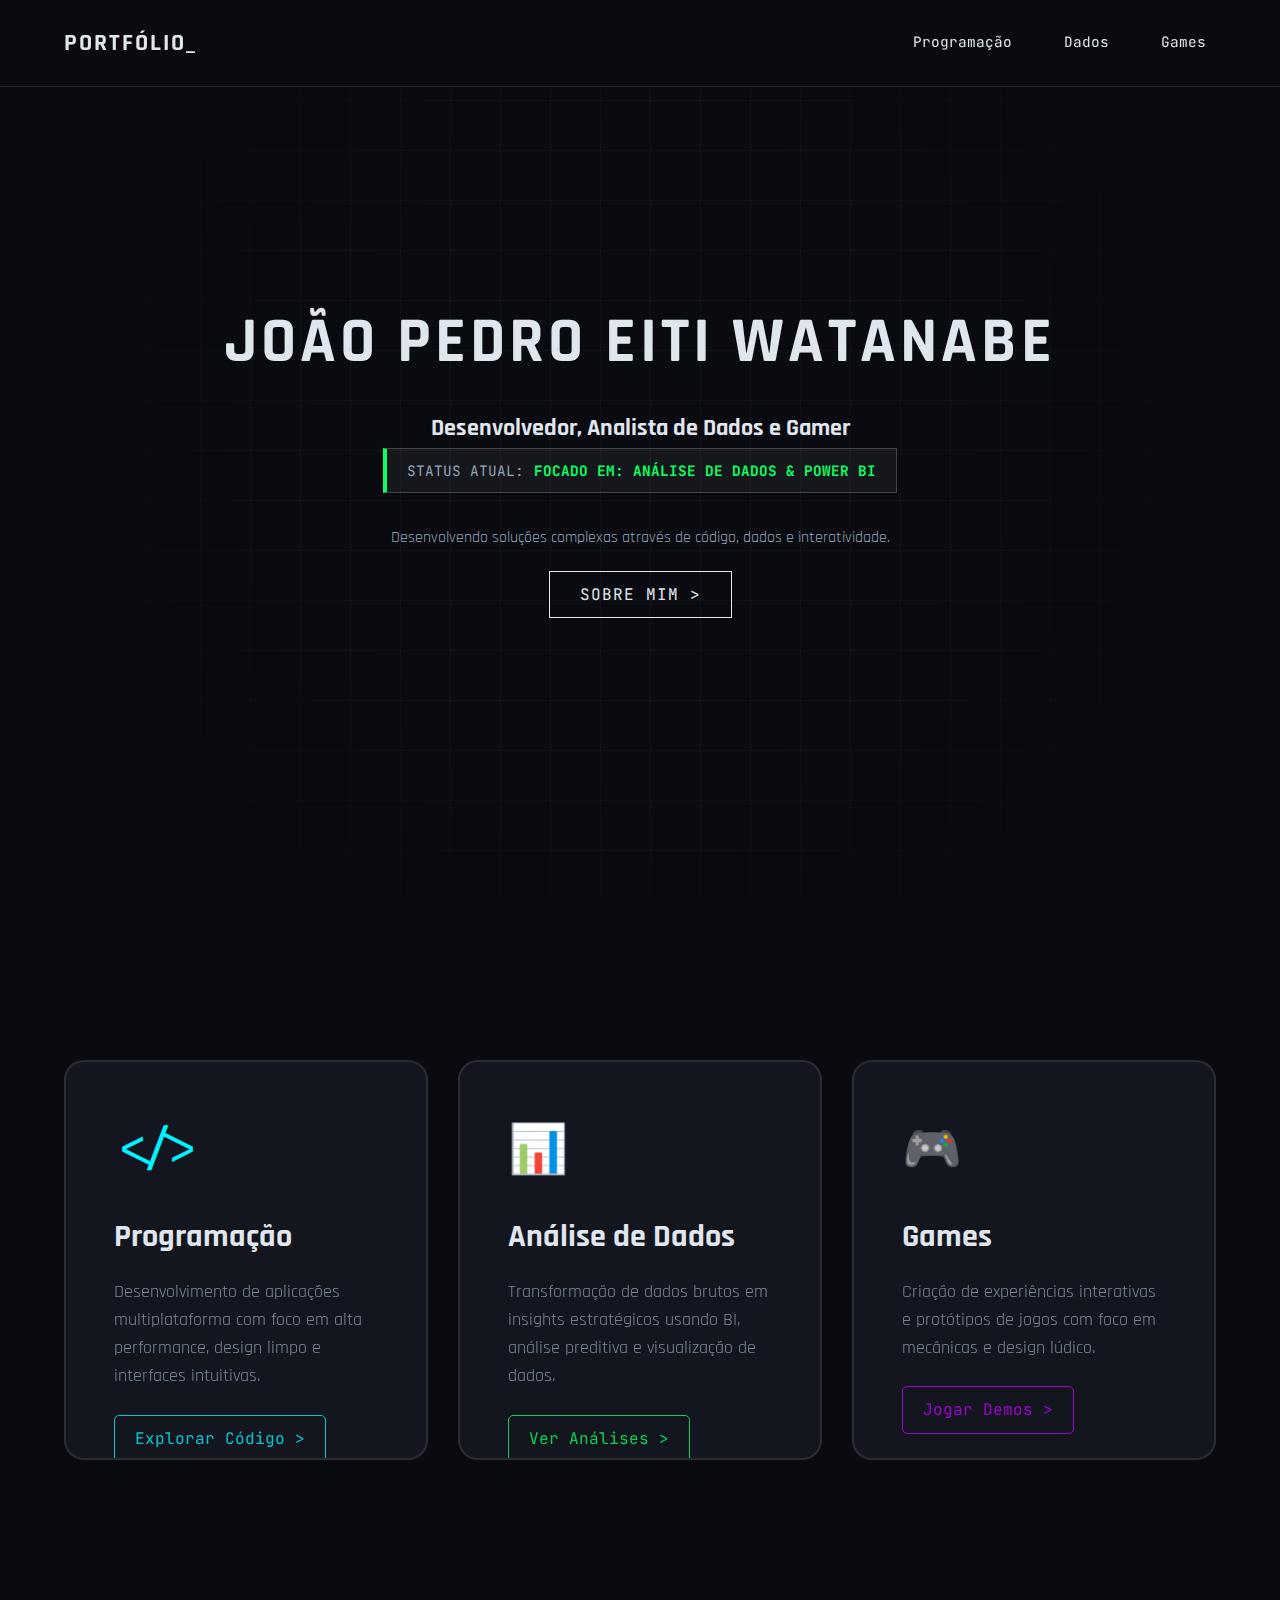
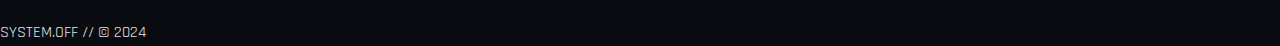
<file: index.html>
<!DOCTYPE html>
<html lang="pt-br">

<head>
    <meta charset="UTF-8">
    <meta name="viewport" content="width=device-width, initial-scale=1.0">
    <title>Portfólio | Desenvolvedor & Analista</title>
    <link rel="stylesheet" href="css/style.css">
    <link rel="preconnect" href="https://fonts.googleapis.com">
    <link href="https://fonts.googleapis.com/css2?family=JetBrains+Mono:wght@400;700&family=Rajdhani:wght@400;600;700&display=swap" rel="stylesheet">
</head>

<body>

    <nav class="navbar">
        <div class="logo">PORTFÓLIO<span class="blink">_</span></div>
        <ul class="nav-links">
            <li><a href="#" class="link-dev">Programação</a></li>
            <li><a href="#" class="link-data">Dados</a></li>
            <li><a href="#" class="link-game">Games</a></li>
        </ul>
    </nav>

    <header class="hero">
        <div class="hero-content">
            <h1 class="glitch-text" >JOÃO PEDRO EITI WATANABE</h1>
            <h2 class="hero-subtitle">Desenvolvedor, Analista de Dados e Gamer</h2>
            <div class="status-module">
                <span class="status-label">STATUS ATUAL:</span>
                <span class="status-value typing-effect">FOCADO EM: ANÁLISE DE DADOS & POWER BI</span>
            </div>
            <p class="hero-description">
                Desenvolvendo soluções complexas através de código, dados e interatividade.
            </p>
            <a href="pages/about-me.html" class="cta-button">SOBRE MIM ></a>
        </div>
        <div class="hero-bg-grid"></div>
    </header>

    <section id="temas" class="themes-section">

        <div class="themes-container">
            
            <article class="theme-card theme-dev">
                <div class="card-bg-pattern"></div>
                <div class="card-icon">&lt;/&gt;</div>
                <h3 class="theme-title">Programação</h3>
                <p class="theme-description">Desenvolvimento de aplicações multiplataforma com foco em alta performance, design limpo e interfaces intuitivas.</p>
                <a href="pages/dev.html" class="card-link">Explorar Código ></a>
            </article>

            <article class="theme-card theme-data">
                <div class="card-bg-pattern"></div>
                <div class="card-icon">📊</div>
                <h3 class="theme-title">Análise de Dados</h3>
                <p class="theme-description">Transformação de dados brutos em insights estratégicos usando BI, análise preditiva e visualização de dados.</p>
                <a href="pages/data.html" class="card-link">Ver Análises ></a>
            </article>

            <article class="theme-card theme-game">
                <div class="card-bg-pattern"></div>
                <div class="card-icon">🎮</div>
                <h3 class="theme-title">Games</h3>
                <p class="theme-description">Criação de experiências interativas e protótipos de jogos com foco em mecânicas e design lúdico.</p>
                <a href="pages/games.html" class="card-link">Jogar Demos ></a>
            </article>

        </div>

    </section>

    <footer>
        <p>SYSTEM.OFF // © 2024</p>
    </footer>
    
    <script src="js/main.js"></script>
</body>
</html>
</file>
<file: css/style.css>
/* --- Variáveis Globais & Reset --- */
:root {
    /* Cores Base */
    --bg-dark: #0a0b10;
    --bg-panel: #14161f;
    --text-main: #e0e6ed;
    --text-muted: #94a3b8;
    
    /* Cores Temáticas (Neon) */
    --color-dev: #00f3ff;   /* Azul Ciano Neon */
    --color-data: #0aff60;  /* Verde Matrix Neon */
    --color-game: #bd00ff;  /* Roxo Cyberpunk Neon */
    --color-wip: #ffe600;   /* Amarelo Neon para Em Desenvolvimento */

    /* Fontes */
    --font-display: 'Rajdhani', sans-serif; /* Para títulos */
    --font-code: 'JetBrains Mono', monospace; /* Para detalhes técnicos */
}
/* Icones lucide */
.node-icon svg {
    width: 24px;
    height: 24px;
    color: #ffffff;
    stroke-width: 2px;
    filter: drop-shadow(0 0 2px rgba(255, 255, 255, 0.8));
    transition: transform 0.3s ease;
}

.skill-node:hover .node-icon svg {
    transform: scale(1.15);
    filter: drop-shadow(0 0 8px #ffffff);
}


* {
    margin: 0;
    padding: 0;
    box-sizing: border-box;
}

body {
    background-color: var(--bg-dark);
    color: var(--text-main);
    font-family: var(--font-display);
    line-height: 1.6;
    overflow-x: hidden;
}

a { text-decoration: none; color: inherit; transition: 0.3s; }
ul { list-style: none; }

/* --- Navbar Futurista --- */
.navbar {
    position: fixed;
    top: 0;
    width: 100%;
    padding: 1.5rem 5%;
    display: flex;
    justify-content: space-between;
    align-items: center;
    background: rgba(10, 11, 16, 0.85);
    backdrop-filter: blur(10px);
    border-bottom: 1px solid rgba(255, 255, 255, 0.1);
    z-index: 1000;
}

.logo {
    font-size: 1.5rem;
    font-weight: 700;
    letter-spacing: 2px;
}

.blink { animation: blinker 1s linear infinite; }
@keyframes blinker { 50% { opacity: 0; } }

.nav-links { display: flex; gap: 2rem; }

.nav-links a {
    font-family: var(--font-code);
    font-size: 0.9rem;
    position: relative;
    padding: 5px 10px;
}

/* Hover Effects Específicos por Tema */
.link-dev:hover { color: var(--color-dev); text-shadow: 0 0 10px var(--color-dev); }
.link-data:hover { color: var(--color-data); text-shadow: 0 0 10px var(--color-data); }
.link-game:hover { color: var(--color-game); text-shadow: 0 0 10px var(--color-game); }

/* --- Hero Section --- */
.hero {
    height: 100vh;
    display: flex;
    flex-direction: column;
    justify-content: center;
    align-items: center;
    text-align: center;
    position: relative;
    overflow: hidden;
}

.hero h1 {
    font-size: 4rem;
    text-transform: uppercase;
    margin-bottom: 1rem;
    letter-spacing: 4px;
}

/* Status Module (HUD Style) */
.status-module {
    background: rgba(255, 255, 255, 0.05);
    padding: 10px 20px;
    border: 1px solid rgba(255, 255, 255, 0.2);
    border-left: 4px solid var(--color-data); /* Cor do foco atual */
    font-family: var(--font-code);
    font-size: 0.9rem;
    margin-bottom: 2rem;
    display: inline-flex;
    gap: 10px;
}

.status-label { color: var(--text-muted); }
.status-value { color: var(--color-data); font-weight: bold; }

.hero-description {
    color: var(--text-muted);
    margin-bottom: 2rem;
}

.cta-button {
    padding: 12px 30px;
    border: 1px solid var(--text-main);
    font-family: var(--font-code);
    letter-spacing: 1px;
    position: relative;
    overflow: hidden;
}

.cta-button:hover {
    background: var(--text-main);
    color: var(--bg-dark);
    box-shadow: 0 0 20px rgba(255,255,255,0.3);
}

/* Background Grid Sutil no Hero */
.hero-bg-grid {
    position: absolute;
    top: 0; left: 0; width: 100%; height: 100%;
    z-index: -1;
    background-image: 
        linear-gradient(rgba(255, 255, 255, 0.03) 1px, transparent 1px),
        linear-gradient(90deg, rgba(255, 255, 255, 0.03) 1px, transparent 1px);
    background-size: 50px 50px;
    mask-image: radial-gradient(circle, black 40%, transparent 80%);
}

/* --- Seção de Temas (NOVA) --- */
.themes-section {
    padding: 5rem 5%;
    min-height: 80vh;
    display: flex;
    justify-content: center;
    align-items: center;
}

.themes-container {
    display: grid;
    grid-template-columns: repeat(3, 1fr);
    gap: 30px;
    max-width: 1200px;
    width: 100%;
}

/* --- Theme Card Styles (NOVO) --- */
.theme-card {
    background: var(--bg-panel);
    border-radius: 20px;
    border: 2px solid rgba(255, 255, 255, 0.1);
    padding: 3rem;
    display: flex;
    flex-direction: column;
    align-items: flex-start;
    position: relative;
    overflow: hidden;
    transition: all 0.5s cubic-bezier(0.175, 0.885, 0.32, 1.275);
    height: 400px; /* Altura inicial fixa */
    width: 100%;
}

.theme-card:hover {
    transform: scale(1.05);
    box-shadow: 0 0 30px rgba(0, 0, 0, 0.5);
    z-index: 10;
    height: 450px; /* Expande a altura no hover */
}

/* Card Background Patterns (Baseado nos Temas) */
.card-bg-pattern {
    position: absolute;
    top: 0; left: 0; right: 0; bottom: 0;
    opacity: 0.1;
    z-index: -1;
    transition: opacity 0.5s;
}
.theme-card:hover .card-bg-pattern { opacity: 0.2; }

.theme-dev .card-bg-pattern {
    background-image: repeating-linear-gradient(0deg, transparent, transparent 19px, var(--color-dev) 20px);
}
.theme-data .card-bg-pattern {
    background-image: radial-gradient(var(--color-data) 1px, transparent 1px);
    background-size: 20px 20px;
}
.theme-game .card-bg-pattern {
    background-image: conic-gradient(from 90deg at 0 0, transparent 90deg, var(--color-game) 100%);
    background-size: 40px 40px;
    opacity: 0.05;
}

/* Card Icon */
.card-icon {
    font-family: var(--font-code);
    font-size: 3rem;
    margin-bottom: 1.5rem;
    transition: transform 0.5s;
}
.theme-card:hover .card-icon { transform: scale(1.2); }
.theme-dev .card-icon { color: var(--color-dev); }
.theme-data .card-icon { color: var(--color-data); }
.theme-game .card-icon { color: var(--color-game); }

/* Card Title */
.theme-title {
    font-size: 2rem;
    margin-bottom: 1rem;
    transition: color 0.3s;
}
.theme-dev:hover .theme-title { color: var(--color-dev); }
.theme-data:hover .theme-title { color: var(--color-data); }
.theme-game:hover .theme-title { color: var(--color-game); }

/* Card Description */
.theme-description {
    font-size: 1.1rem;
    color: var(--text-muted);
    margin-bottom: auto;
    line-height: 1.6;
    opacity: 0.8;
    transition: opacity 0.5s;
}
.theme-card:hover .theme-description { opacity: 1; }

/* Card Link */
.card-link {
    font-family: var(--font-code);
    font-size: 1rem;
    padding: 10px 20px;
    border: 1px solid;
    border-radius: 5px;
    margin-top: 1.5rem;
    transition: all 0.3s;
    opacity: 0.8;
}
.theme-card:hover .card-link { opacity: 1; }

.theme-dev .card-link {
    color: var(--color-dev);
    border-color: var(--color-dev);
}
.theme-dev .card-link:hover {
    background: var(--color-dev);
    color: var(--bg-panel);
    box-shadow: 0 0 15px var(--color-dev);
}

.theme-data .card-link {
    color: var(--color-data);
    border-color: var(--color-data);
}
.theme-data .card-link:hover {
    background: var(--color-data);
    color: var(--bg-panel);
    box-shadow: 0 0 15px var(--color-data);
}

.theme-game .card-link {
    color: var(--color-game);
    border-color: var(--color-game);
}
.theme-game .card-link:hover {
    background: var(--color-game);
    color: var(--bg-panel);
    box-shadow: 0 0 15px var(--color-game);
}

/* Bordas e Brilhos Temáticos no Hover */
.theme-dev:hover {
    border-color: var(--color-dev);
    box-shadow: 0 0 25px rgba(0, 243, 255, 0.3);
}
.theme-data:hover {
    border-color: var(--color-data);
    box-shadow: 0 0 25px rgba(10, 255, 96, 0.3);
}
.theme-game:hover {
    border-color: var(--color-game);
    box-shadow: 0 0 25px rgba(189, 0, 255, 0.3);
}

/* Responsividade */
@media (max-width: 992px) {
    .themes-container { grid-template-columns: repeat(2, 1fr); }
}
@media (max-width: 768px) {
    .themes-container { grid-template-columns: 1fr; }
    .theme-card { height: auto; }
    .theme-card:hover { height: auto; transform: scale(1.02); }
    .hero h1 { font-size: 2.5rem; }
}

/* --- Skill Tree Styles (About Me) --- */
.skill-tree-section {
    position: relative;
    padding: 6rem 5%;
    min-height: 100vh;
    display: flex;
    gap: 4rem;
    align-items: center;
    overflow: hidden;
}

/* Background Grid (Reutilizado) */
.skill-tree-section .hero-bg-grid {
    z-index: 0; /* Atrás de tudo */
}

/* Layout em duas colunas: Info e �rvore */
.about-content {
    flex: 1;
    max-width: 400px;
    z-index: 10;
}

.skill-tree-container {
    flex: 2;
    position: relative;
    height: 600px; /* Altura fixa para o canvas da �rvore */
    background: rgba(20, 22, 31, 0.5);
    border-radius: 20px;
    border: 1px solid rgba(255, 255, 255, 0.05);
    backdrop-filter: blur(5px);
    box-shadow: inset 0 0 50px rgba(0,0,0,0.5);
}

/* SVG Lines */
.skill-lines-svg {
    position: absolute;
    top: 0; left: 0;
    width: 100%; height: 100%;
    z-index: 1;
    pointer-events: none;
}

.connection-line {
    stroke: var(--text-muted);
    stroke-width: 2;
    opacity: 0.2;
    transition: all 0.5s ease;
}

.connection-line.active {
    stroke: var(--text-main);
    stroke-width: 3;
    opacity: 1;
    filter: drop-shadow(0 0 5px var(--text-main));
}

/* Nodes */
.skill-node {
    position: absolute;
    transform: translate(-50%, -50%); /* Centralizar no ponto X,Y */
    width: 60px; height: 60px;
    background: var(--bg-panel);
    border: 2px solid var(--text-muted);
    border-radius: 50%; /* C�rculo ou Hex�gono com clip-path */
    display: flex;
    flex-direction: column;
    justify-content: center;
    align-items: center;
    cursor: pointer;
    z-index: 2;
    transition: all 0.3s cubic-bezier(0.175, 0.885, 0.32, 1.275);
    opacity: 0; /* Come�a invis�vel para anima��o */
    animation: fadeInNode 0.8s forwards;
}

/* Varia��o Hexagonal (Opcional, usando clip-path se quisesse, mas border-radius � mais seguro para bordas neon simples) */

.node-icon { 
    display: flex;
    justify-content: center;
    align-items: center;
    font-size: 1.5rem; 
    margin-bottom: 0;
}
.node-label { 
    position: absolute; 
    bottom: -25px; 
    left: 50%;
    transform: translateX(-50%);
    width: 150px; 
    text-align: center; 
    font-size: 0.75rem; 
    font-family: var(--font-code);
    color: var(--text-muted);
    pointer-events: none;
    text-shadow: 0 2px 2px rgba(0,0,0,0.8);
}

/* Cores de Status */
.status-dev {
    border-color: var(--color-dev);
    box-shadow: 0 0 10px rgba(0, 243, 255, 0.1);
}
.status-mastered {
    border-color: var(--color-data);
    box-shadow: 0 0 10px rgba(10, 255, 96, 0.1);
}
.status-developing {
    border-color: var(--color-wip);
    box-shadow: 0 0 10px rgba(255, 230, 0, 0.1);
}

/* Hover/Active Effects */
.skill-node:hover, .skill-node.active {
    transform: translate(-50%, -50%) scale(1.2);
    z-index: 10;
    background: var(--bg-dark);
}

.skill-node.status-mastered:hover, .skill-node.status-mastered.active {
    box-shadow: 0 0 20px var(--color-data), inset 0 0 10px var(--color-data);
    border-color: #fff;
}

.skill-node.status-dev:hover, .skill-node.status-dev.active {
    box-shadow: 0 0 20px var(--color-dev), inset 0 0 10px var(--color-dev);
    border-color: #fff;
}

.skill-node.status-developing:hover, .skill-node.status-developing.active {
    box-shadow: 0 0 20px var(--color-wip), inset 0 0 10px var(--color-wip);
    border-color: #fff;
}

/* Tooltip / Side Card Styles */
.skill-info-card {
    background: var(--bg-panel);
    border: 1px solid rgba(255,255,255,0.1);
    padding: 2rem;
    border-radius: 10px;
    position: relative;
    overflow: hidden;
}

.skill-info-card::before {
    content: '';
    position: absolute;
    top: 0; left: 0; width: 4px; height: 100%;
    background: var(--text-muted);
    transition: 0.3s;
}

.tooltip-title {
    font-size: 1.8rem;
    margin-bottom: 0.5rem;
    color: var(--text-main);
}

.tooltip-status {
    font-family: var(--font-code);
    font-size: 0.8rem;
    padding: 2px 8px;
    border-radius: 4px;
    display: inline-block;
    margin-bottom: 1rem;
    background: rgba(255,255,255,0.05);
}

.status-green { color: var(--color-data); border: 1px solid var(--color-data); }
.status-yellow { color: var(--color-wip); border: 1px solid var(--color-wip); }

.tooltip-desc {
    color: var(--text-muted);
    font-size: 1rem;
}

/* Animations */
@keyframes fadeInNode {
    from { opacity: 0; transform: translate(-50%, -40%); }
    to { opacity: 1; transform: translate(-50%, -50%); }
}

.tooltip-content.show {
    animation: slideInRight 0.3s ease-out;
}

@keyframes slideInRight {
    from { opacity: 0; transform: translateX(-20px); }
    to { opacity: 1; transform: translateX(0); }
}

/* Responsividade */
@media (max-width: 900px) {
    .skill-tree-section { flex-direction: column-reverse; padding-top: 100px; }
    .about-content { width: 100%; max-width: none; }
    .skill-tree-container { width: 100%; height: 500px; }
}


/* --- Mobile Skill Cards (Accordion) --- */
.mobile-skill-cards {
    display: none; /* Desktop hidden */
    width: 100%;
    margin-top: 2rem;
    flex-direction: column;
    gap: 1rem;
    position: relative;
    z-index: 10;
}

.mobile-card {
    background: rgba(20, 22, 31, 0.8);
    border: 1px solid rgba(255, 255, 255, 0.1);
    border-radius: 10px;
    overflow: hidden;
    transition: all 0.3s ease;
}

.mobile-card-header {
    padding: 1.5rem;
    display: flex;
    justify-content: space-between;
    align-items: center;
    cursor: pointer;
    font-family: var(--font-display);
    font-size: 1.2rem;
    font-weight: bold;
    background: rgba(255, 255, 255, 0.02);
}

.mobile-card-header:hover {
    background: rgba(255, 255, 255, 0.05);
}

.mobile-card-icon { margin-right: 10px; }
.toggle-icon { transition: transform 0.3s; }

.mobile-card.open .toggle-icon { transform: rotate(180deg); }
.mobile-card.open { border-color: var(--text-muted); }

/* Cores espec�ficas por tema no mobile */
.mobile-card.theme-dev.open { border-color: var(--color-dev); box-shadow: 0 0 15px rgba(0, 243, 255, 0.1); }
.mobile-card.theme-dev .mobile-card-header { color: var(--color-dev); }

.mobile-card.theme-data.open { border-color: var(--color-data); box-shadow: 0 0 15px rgba(10, 255, 96, 0.1); }
.mobile-card.theme-data .mobile-card-header { color: var(--color-data); }

.mobile-card.theme-game.open { border-color: var(--color-game); box-shadow: 0 0 15px rgba(189, 0, 255, 0.1); }
.mobile-card.theme-game .mobile-card-header { color: var(--color-game); }

.mobile-card-body {
    max-height: 0;
    overflow: hidden;
    transition: max-height 0.4s ease-out;
    padding: 0 1.5rem;
    color: var(--text-muted);
}

.mobile-card-body ul {
    padding: 1rem 0;
    list-style: none;
}

.mobile-card-body li {
    margin-bottom: 0.8rem;
    padding-left: 1rem;
    border-left: 2px solid rgba(255,255,255,0.1);
}

.mobile-card.open .mobile-card-body {
    max-height: 500px; /* Altura suficiente para conte�do */
}

/* Responsividade Atualizada */
@media (max-width: 900px) {
    .skill-tree-section { 
        display: block; /* Remove flex layout lateral */
        padding-top: 100px;
        height: auto;
        min-height: auto;
    }
    
    .about-content { 
        width: 100%; 
        max-width: 100%; 
        margin-bottom: 3rem;
    }

    /* Esconde a �rvore complexa e o tooltip lateral no mobile */
    .skill-tree-container, .skill-info-card {
        display: none;
    }

    /* Mostra os cards mobile */
    .mobile-skill-cards {
        display: flex;
    }
}


/* --- Space Floating Effect --- */
.skill-tree-container {
    perspective: 1000px; /* Profundidade 3D */
    overflow: hidden; /* Mant�m o efeito contido */
}

/* Camada interna que vai receber o tilt e anima��o */
.tree-layer {
    width: 100%;
    height: 100%;
    position: relative;
    transform-style: preserve-3d;
    transition: transform 0.1s ease-out; /* Suavidade no movimento do mouse */
    animation: floatingSpace 6s ease-in-out infinite;
}

@keyframes floatingSpace {
    0% { transform: translateY(0px) rotateX(0deg); }
    50% { transform: translateY(-10px) rotateX(2deg); }
    100% { transform: translateY(0px) rotateX(0deg); }
}

/* Background de estrelas (pseudo-elemento) */
.skill-tree-container::after {
    content: '';
    position: absolute;
    top: -50%; left: -50%;
    width: 200%; height: 200%;
    background-image: 
        radial-gradient(2px 2px at 20px 30px, #eee, rgba(0,0,0,0)),
        radial-gradient(2px 2px at 40px 70px, #fff, rgba(0,0,0,0)),
        radial-gradient(2px 2px at 50px 160px, #ddd, rgba(0,0,0,0)),
        radial-gradient(2px 2px at 90px 40px, #fff, rgba(0,0,0,0)),
        radial-gradient(2px 2px at 130px 80px, #fff, rgba(0,0,0,0));
    background-size: 200px 200px;
    opacity: 0.3;
    animation: starsMove 100s linear infinite;
    z-index: 0;
    pointer-events: none;
}

@keyframes starsMove {
    from { transform: translateY(0); }
    to { transform: translateY(-100px); }
}

/* Ajuste nos n�s para suportar o 3D */
.skill-node {
    transform: translate(-50%, -50%) translateZ(20px); /* Leve eleva��o */
    box-shadow: 0 10px 30px rgba(0,0,0,0.5); /* Sombra mais distante */
}


/* --- N� Personalizado: EU (Root) --- */
/* O ID do n� � gerado dinamicamente como #node-root no JS */
#node-root {
    width: 90px;
    height: 90px;
    
    /* Configura��o de Cores Azul */
    border-color: #2979ff; /* Azul Real Brilhante */
    box-shadow: 0 0 20px rgba(41, 121, 255, 0.5); /* Glow Azul */
    
    /* Garante que fique acima das linhas */
    z-index: 5;
}

#node-root .node-icon svg {
    /* �cone maior */
    width: 40px;
    height: 40px;
    color: #2979ff; /* �cone tamb�m azul */
    filter: drop-shadow(0 0 5px rgba(41, 121, 255, 0.8));
}

#node-root .node-label {
    /* Ajuste de posi��o e estilo do texto */
    bottom: -30px;
    font-size: 0.9rem;
    font-weight: bold;
    color: #2979ff;
    text-shadow: 0 0 8px rgba(41, 121, 255, 0.6);
}

/* Efeito Hover Exclusivo para o Eu */
#node-root:hover, #node-root.active {
    transform: translate(-50%, -50%) scale(1.15) translateZ(30px);
    box-shadow: 0 0 40px #2979ff, inset 0 0 20px #2979ff;
    border-color: #ffffff;
    background: rgba(41, 121, 255, 0.1);
}



/* --- Projetos Layout (System) --- */
.projects-section {
    /* Define a cor do tema localmente (Variable Scoping) */
    --project-color: var(--color-dev); /* Default */

    padding: 6rem 5%;
    min-height: 100vh;
    display: flex;
    gap: 4rem;
    align-items: flex-start;
    overflow-x: hidden;
}

/* Temas Espec�ficos para a Se��o de Projetos */
.projects-section.theme-dev { --project-color: var(--color-dev); }
.projects-section.theme-data { --project-color: var(--color-data); }
.projects-section.theme-game { --project-color: var(--color-game); }

/* Coluna Esquerda: Detalhes do Projeto */
.project-details-container {
    flex: 1;
    position: sticky;
    top: 100px;
    background: var(--bg-panel);
    border: 1px solid rgba(255, 255, 255, 0.1);
    border-radius: 20px;
    padding: 2rem;
    min-height: 600px;
    display: flex;
    flex-direction: column;
    justify-content: center;
    backdrop-filter: blur(10px);
    transition: all 0.3s ease;
}

.project-details-content {
    opacity: 0;
    transition: opacity 0.5s ease;
    display: none;
}

.project-details-content.active {
    opacity: 1;
    display: block;
    animation: fadeIn 0.5s ease-out;
}

.project-placeholder {
    text-align: center;
    color: var(--text-muted);
}
.project-placeholder svg {
    width: 64px; height: 64px; margin-bottom: 1rem; opacity: 0.5;
}

/* Tipografia Detalhes */
.project-title {
    font-size: 2.5rem;
    color: var(--project-color);
    margin-bottom: 0.5rem;
    text-transform: uppercase;
    letter-spacing: 2px;
}

.project-tags {
    display: flex; gap: 10px; margin-bottom: 1.5rem;
}
.tag {
    background: rgba(255,255,255,0.05);
    padding: 4px 12px;
    border-radius: 12px;
    font-family: var(--font-code);
    font-size: 0.8rem;
    color: var(--text-muted);
    border: 1px solid rgba(255,255,255,0.1);
}

.project-description {
    color: var(--text-muted);
    margin-bottom: 2rem;
    line-height: 1.8;
    text-align: justify;
}

/* Bot�o Github */
.btn-github {
    display: inline-flex;
    align-items: center;
    gap: 10px;
    padding: 12px 24px;
    background: rgba(255, 255, 255, 0.05);
    border: 1px solid var(--project-color);
    color: var(--project-color);
    font-family: var(--font-code);
    font-weight: bold;
    border-radius: 5px;
    transition: all 0.3s;
    text-decoration: none;
    width: fit-content;
}
.btn-github:hover {
    background: var(--project-color);
    color: #000;
    box-shadow: 0 0 20px var(--project-color); 
}


/* --- Carousel --- */
.carousel-container {
    width: 100%;
    height: 300px;
    background: #000;
    border-radius: 10px;
    margin-bottom: 2rem;
    position: relative;
    overflow: hidden;
    border: 1px solid rgba(255,255,255,0.1);
}

.carousel-track {
    display: flex;
    height: 100%;
    transition: transform 0.5s cubic-bezier(0.25, 1, 0.5, 1);
}

.carousel-slide {
    min-width: 100%;
    height: 100%;
    display: flex;
    justify-content: center;
    align-items: center;
    background: #1a1a1a;
    font-family: var(--font-code);
    color: rgba(255,255,255,0.2);
    font-size: 1.2rem;
    position: relative;
}

.carousel-slide img {
    width: 100%; height: 100%; object-fit: cover;
}

.carousel-nav {
    position: absolute;
    top: 50%;
    transform: translateY(-50%);
    background: rgba(0,0,0,0.5);
    border: none;
    color: white;
    padding: 10px;
    cursor: pointer;
    font-size: 1.5rem;
    z-index: 2;
    transition: 0.3s;
}
.carousel-nav:hover { background: var(--project-color); color: #000; }
.nav-prev { left: 10px; }
.nav-next { right: 10px; }

/* Indicadores (dots) */
.carousel-dots {
    position: absolute; bottom: 10px; width: 100%;
    display: flex; justify-content: center; gap: 8px;
    z-index: 2;
}
.dot {
    width: 8px; height: 8px;
    background: rgba(255,255,255,0.3);
    border-radius: 50%;
    cursor: pointer;
}
.dot.active { background: var(--project-color); box-shadow: 0 0 8px var(--project-color); }


/* Coluna Direita: Cards dos Projetos */
.project-list-container {
    flex: 1;
    display: grid;
    grid-template-columns: 1fr;
    gap: 2rem;
}

.project-card {
    background: var(--bg-panel);
    border: 1px solid rgba(255, 255, 255, 0.1);
    border-radius: 15px;
    padding: 2rem;
    cursor: pointer;
    transition: all 0.3s ease;
    position: relative;
    overflow: hidden;
}

.project-card:hover {
    transform: translateY(-5px);
    border-color: var(--project-color);
    box-shadow: 0 0 20px var(--project-color);
}


.project-card.active {
    border-color: var(--project-color);
    background: linear-gradient(135deg, var(--bg-panel) 0%, rgba(255,255,255, 0.05) 100%); 
    box-shadow: inset 0 0 20px var(--project-color);
}

.card-header {
    display: flex;
    justify-content: space-between;
    align-items: center;
    margin-bottom: 1rem;
}

.card-title {
    font-size: 1.5rem;
    font-weight: bold;
    color: var(--text-main);
}
.project-card:hover .card-title { color: var(--project-color); }

.card-mini-desc {
    color: var(--text-muted);
    font-size: 0.95rem;
    line-height: 1.5;
}

.card-arrow {
    opacity: 0;
    transform: translateX(-10px);
    transition: all 0.3s;
    color: var(--project-color);
}
.project-card:hover .card-arrow { opacity: 1; transform: translateX(0); }

/* Mobile */
@media (max-width: 900px) {
    .projects-section {
        flex-direction: column-reverse; /* Detalhes em cima (popup) ou Cards primeiro? Normalmente Cards. Vamos deixar flex-col padr�o */
        flex-direction: column;
        padding-top: 100px;
    }
    
    .project-details-container {
        width: 100%;
        position: fixed;
        top: 0; left: 0; height: 100vh;
        z-index: 2000;
        border-radius: 0;
        padding-top: 80px; /* Espa�o navbar */
        transform: translateY(100%); /* Escondido por padr�o no mobile */
        opacity: 0;
        pointer-events: none;
    }

    .project-details-container.mobile-active {
        transform: translateY(0);
        opacity: 1;
        pointer-events: all;
        overflow-y: auto;
    }

    .close-details-btn {
        display: block; /* S� vis�vel mobile se a gente adicionar */
        position: absolute;
        top: 90px; right: 20px;
        background: none; border: none;
        color: white; font-size: 2rem;
        z-index: 2001;
    }
}
</file>
